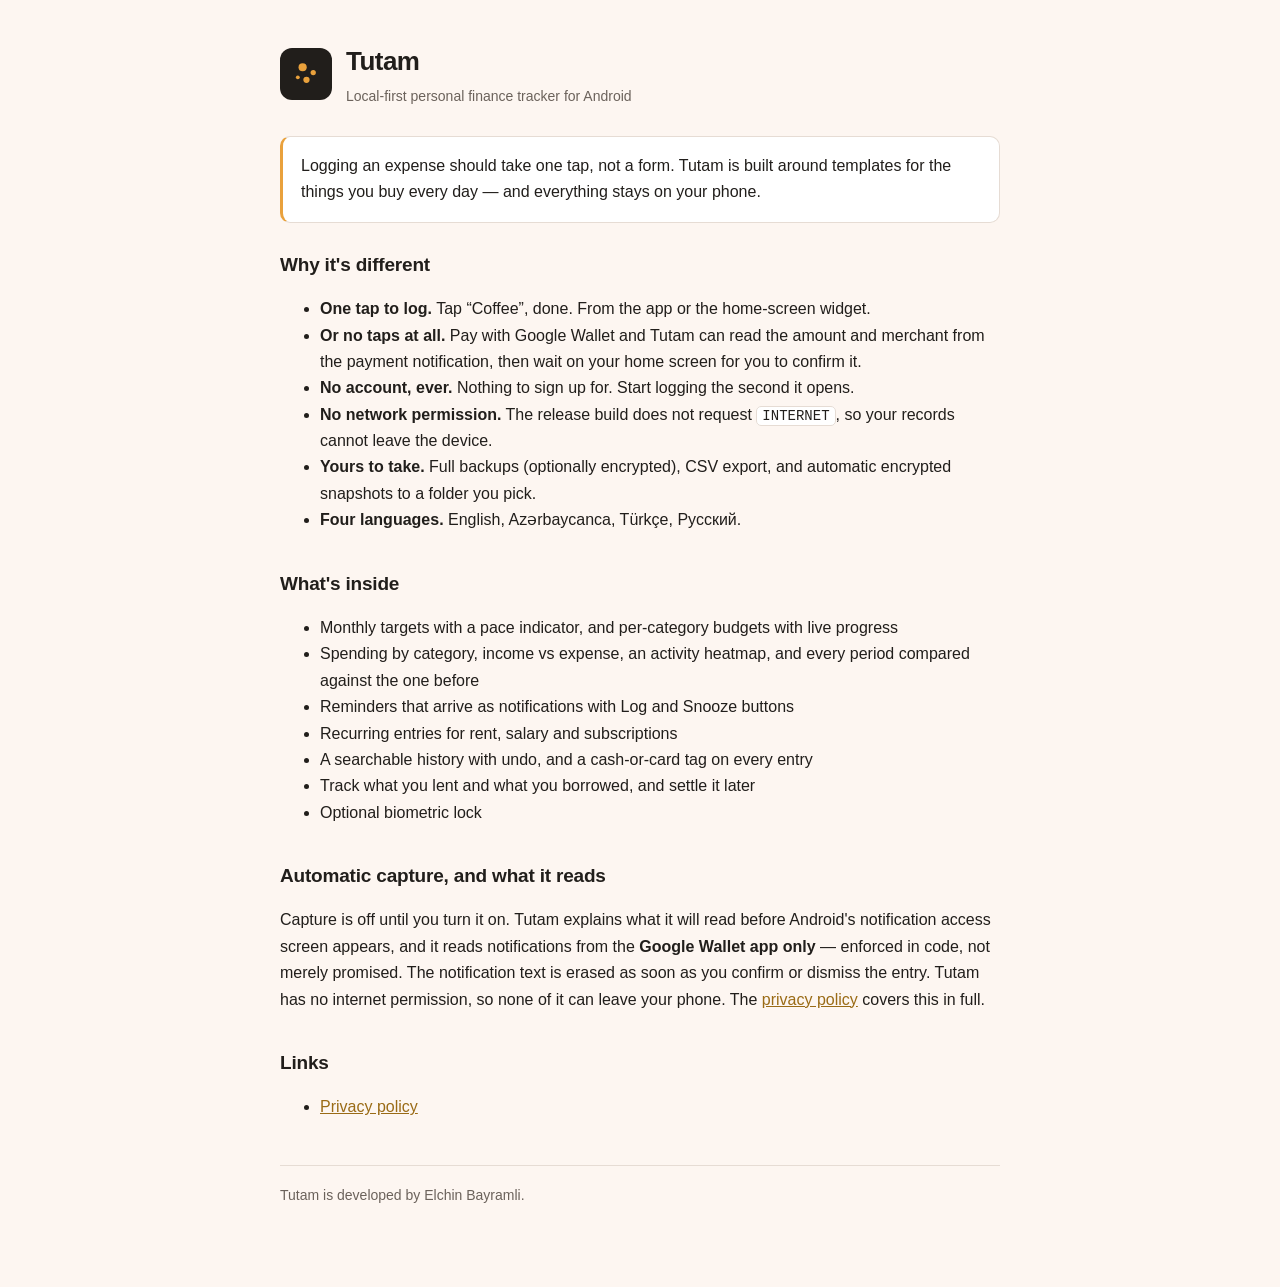
<file: index.html>
<!doctype html>
<html lang="en">
<head>
<meta charset="utf-8">
<meta name="viewport" content="width=device-width, initial-scale=1">
<title>Tutam — local-first finance tracker</title>
<meta name="description" content="Tutam is a local-first personal finance tracker built around one-tap logging. No account, no sync, no network permission.">
<link rel="stylesheet" href="style.css">
</head>
<body>
<div class="wrap">

<header>
  <svg viewBox="0 0 108 108" role="img" aria-label="Tutam">
    <rect width="108" height="108" fill="#211E1B"/>
    <circle cx="47" cy="40" r="8.5" fill="#E9A13C"/>
    <circle cx="69" cy="51" r="5.5" fill="#E9A13C"/>
    <circle cx="55" cy="66" r="6.5" fill="#E9A13C"/>
    <circle cx="37" cy="61" r="4" fill="#E9A13C"/>
  </svg>
  <div>
    <h1>Tutam</h1>
    <p>Local-first personal finance tracker for Android</p>
  </div>
</header>

<p class="lede">Logging an expense should take one tap, not a form. Tutam is built around
templates for the things you buy every day — and everything stays on your phone.</p>

<h2>Why it's different</h2>
<ul>
  <li><strong>One tap to log.</strong> Tap “Coffee”, done. From the app or the home-screen widget.</li>
  <li><strong>Or no taps at all.</strong> Pay with Google Wallet and Tutam can read the amount and merchant from the payment notification, then wait on your home screen for you to confirm it.</li>
  <li><strong>No account, ever.</strong> Nothing to sign up for. Start logging the second it opens.</li>
  <li><strong>No network permission.</strong> The release build does not request <code>INTERNET</code>, so your records cannot leave the device.</li>
  <li><strong>Yours to take.</strong> Full backups (optionally encrypted), CSV export, and automatic encrypted snapshots to a folder you pick.</li>
  <li><strong>Four languages.</strong> English, Azərbaycanca, Türkçe, Русский.</li>
</ul>

<h2>What's inside</h2>
<ul>
  <li>Monthly targets with a pace indicator, and per-category budgets with live progress</li>
  <li>Spending by category, income vs expense, an activity heatmap, and every period compared against the one before</li>
  <li>Reminders that arrive as notifications with Log and Snooze buttons</li>
  <li>Recurring entries for rent, salary and subscriptions</li>
  <li>A searchable history with undo, and a cash-or-card tag on every entry</li>
  <li>Track what you lent and what you borrowed, and settle it later</li>
  <li>Optional biometric lock</li>
</ul>

<h2>Automatic capture, and what it reads</h2>
<p>Capture is off until you turn it on. Tutam explains what it will read before Android's
notification access screen appears, and it reads notifications from the <strong>Google Wallet
app only</strong> — enforced in code, not merely promised. The notification text is erased as
soon as you confirm or dismiss the entry. Tutam has no internet permission, so none of it can
leave your phone. The <a href="privacy/">privacy policy</a> covers this in full.</p>

<h2>Links</h2>
<ul>
  <li><a href="privacy/">Privacy policy</a></li>
</ul>

<footer>Tutam is developed by Elchin Bayramli.</footer>

</div>
</body>
</html>
</file>
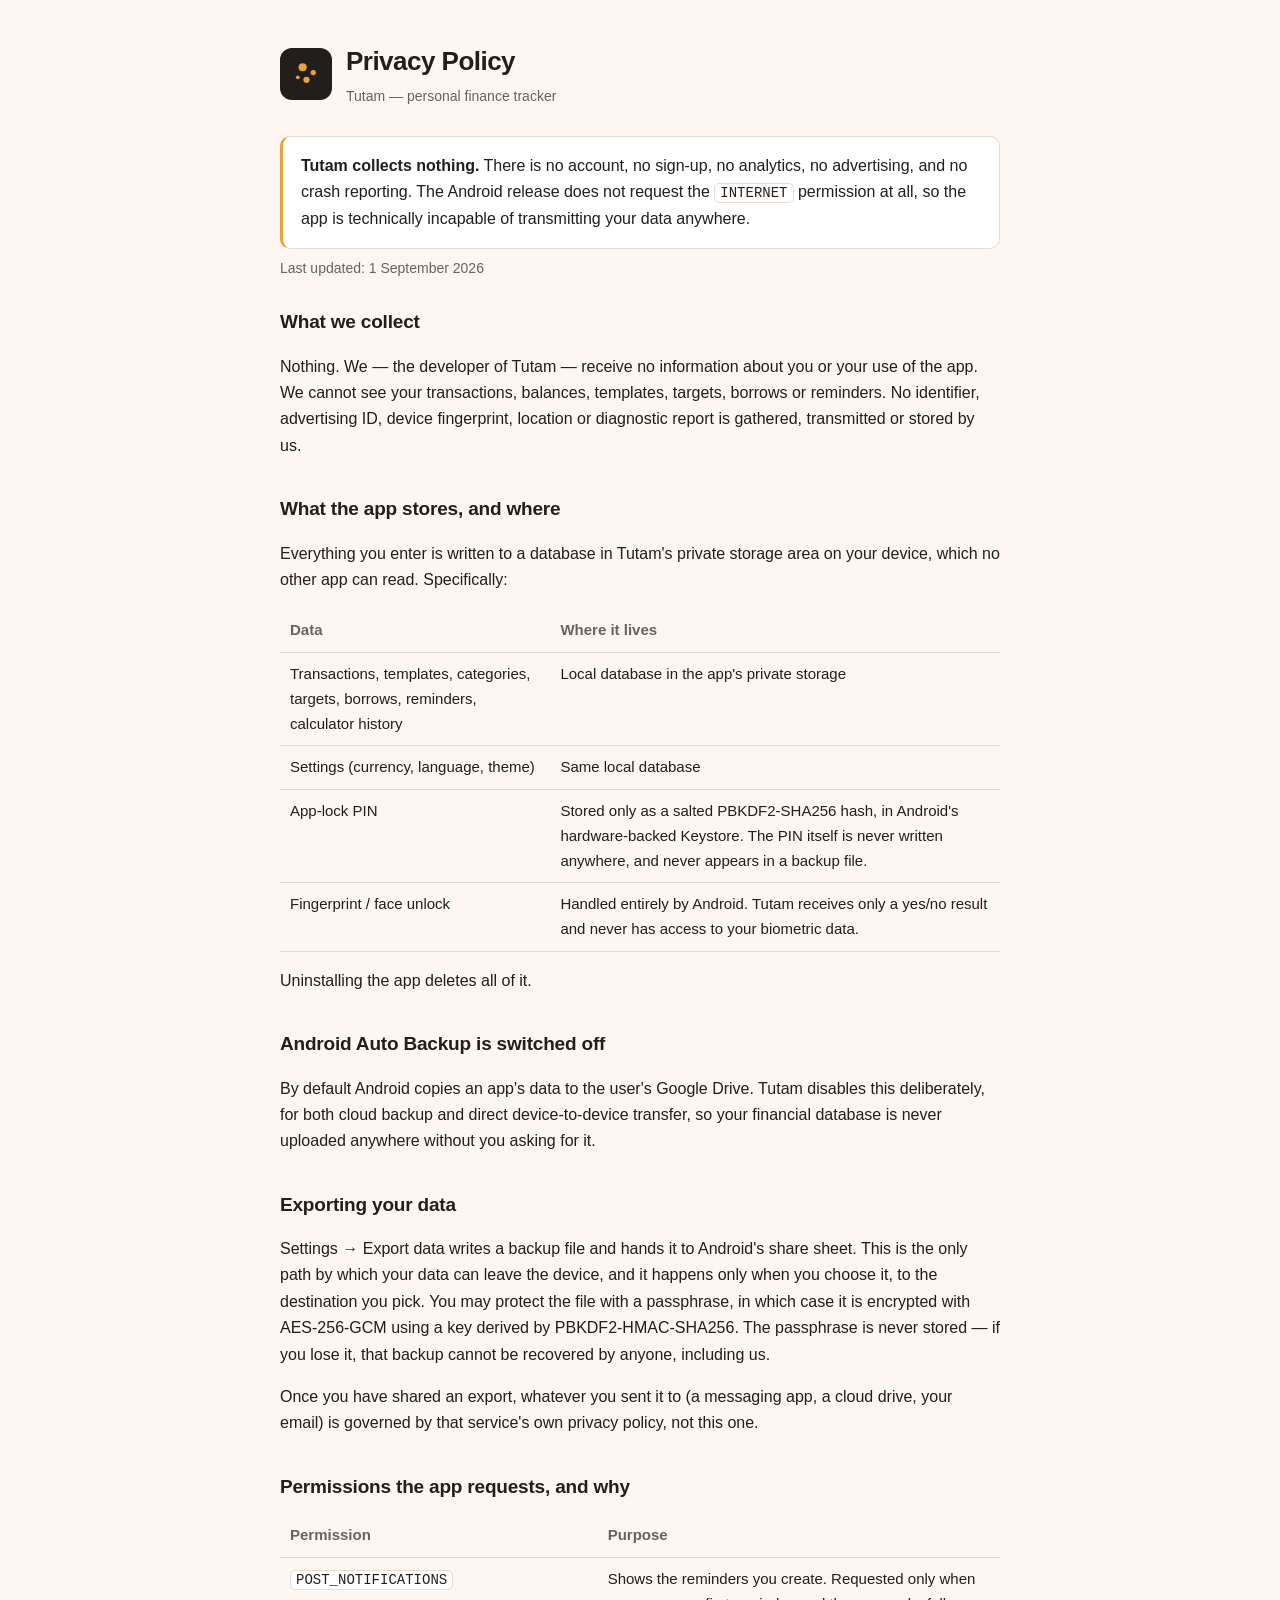
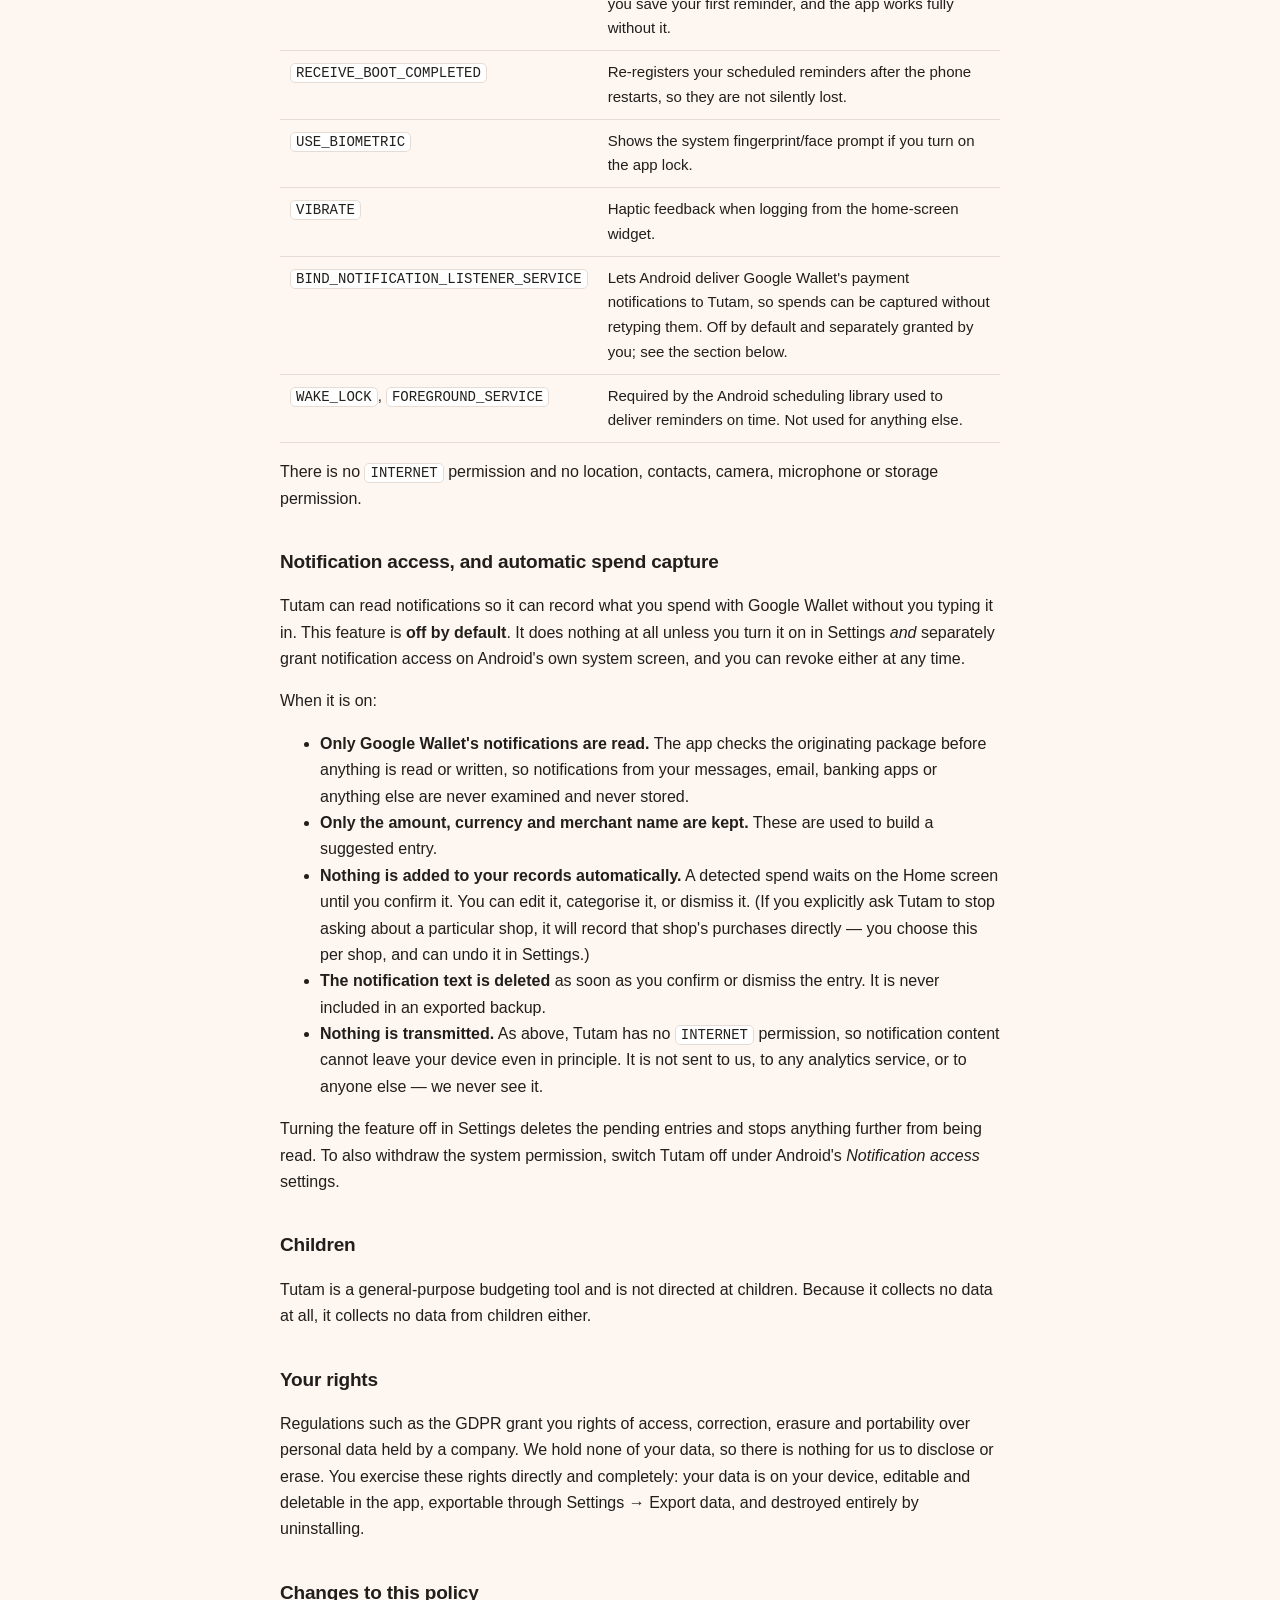
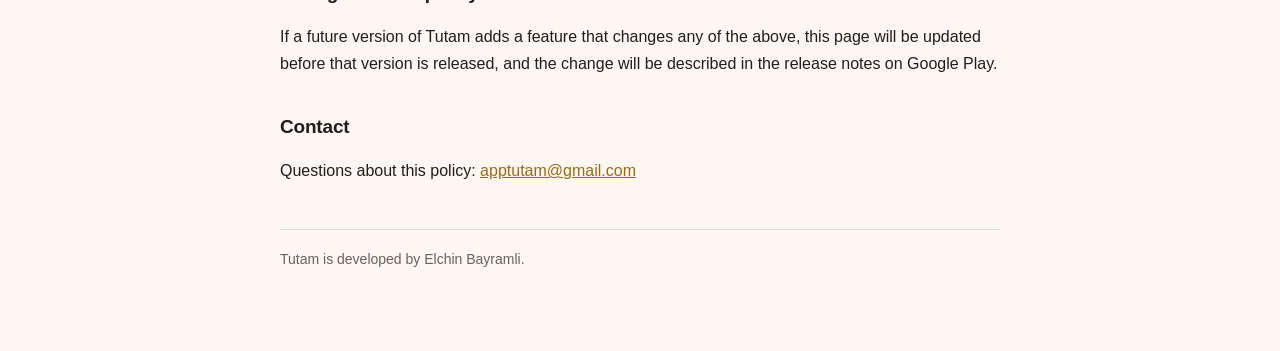
<file: privacy/index.html>
<!doctype html>
<html lang="en">
<head>
<meta charset="utf-8">
<meta name="viewport" content="width=device-width, initial-scale=1">
<title>Privacy Policy — Tutam</title>
<meta name="description" content="Tutam collects no data. It has no account, no analytics, and no network permission — your financial records never leave your phone.">
<link rel="stylesheet" href="../style.css">
</head>
<body>
<div class="wrap">

<header>
  <svg viewBox="0 0 108 108" role="img" aria-label="Tutam">
    <rect width="108" height="108" fill="#211E1B"/>
    <circle cx="47" cy="40" r="8.5" fill="#E9A13C"/>
    <circle cx="69" cy="51" r="5.5" fill="#E9A13C"/>
    <circle cx="55" cy="66" r="6.5" fill="#E9A13C"/>
    <circle cx="37" cy="61" r="4" fill="#E9A13C"/>
  </svg>
  <div>
    <h1>Privacy Policy</h1>
    <p>Tutam — personal finance tracker</p>
  </div>
</header>

<p class="lede"><strong>Tutam collects nothing.</strong> There is no account, no sign-up,
no analytics, no advertising, and no crash reporting. The Android release does not
request the <code>INTERNET</code> permission at all, so the app is technically incapable
of transmitting your data anywhere.</p>

<p class="updated">Last updated: 1 September 2026</p>

<h2>What we collect</h2>
<p>Nothing. We — the developer of Tutam — receive no information about you or your use
of the app. We cannot see your transactions, balances, templates, targets, borrows or
reminders. No identifier, advertising ID, device fingerprint, location or diagnostic
report is gathered, transmitted or stored by us.</p>

<h2>What the app stores, and where</h2>
<p>Everything you enter is written to a database in Tutam's private storage area on your
device, which no other app can read. Specifically:</p>
<table>
  <tr><th>Data</th><th>Where it lives</th></tr>
  <tr><td>Transactions, templates, categories, targets, borrows, reminders, calculator history</td><td>Local database in the app's private storage</td></tr>
  <tr><td>Settings (currency, language, theme)</td><td>Same local database</td></tr>
  <tr><td>App-lock PIN</td><td>Stored only as a salted PBKDF2-SHA256 hash, in Android's hardware-backed Keystore. The PIN itself is never written anywhere, and never appears in a backup file.</td></tr>
  <tr><td>Fingerprint / face unlock</td><td>Handled entirely by Android. Tutam receives only a yes/no result and never has access to your biometric data.</td></tr>
</table>
<p>Uninstalling the app deletes all of it.</p>

<h2>Android Auto Backup is switched off</h2>
<p>By default Android copies an app's data to the user's Google Drive. Tutam disables this
deliberately, for both cloud backup and direct device-to-device transfer, so your financial
database is never uploaded anywhere without you asking for it.</p>

<h2>Exporting your data</h2>
<p>Settings → Export data writes a backup file and hands it to Android's share sheet. This
is the only path by which your data can leave the device, and it happens only when you
choose it, to the destination you pick. You may protect the file with a passphrase, in
which case it is encrypted with AES-256-GCM using a key derived by PBKDF2-HMAC-SHA256.
The passphrase is never stored — if you lose it, that backup cannot be recovered by anyone,
including us.</p>
<p>Once you have shared an export, whatever you sent it to (a messaging app, a cloud drive,
your email) is governed by that service's own privacy policy, not this one.</p>

<h2>Permissions the app requests, and why</h2>
<table>
  <tr><th>Permission</th><th>Purpose</th></tr>
  <tr><td><code>POST_NOTIFICATIONS</code></td><td>Shows the reminders you create. Requested only when you save your first reminder, and the app works fully without it.</td></tr>
  <tr><td><code>RECEIVE_BOOT_COMPLETED</code></td><td>Re-registers your scheduled reminders after the phone restarts, so they are not silently lost.</td></tr>
  <tr><td><code>USE_BIOMETRIC</code></td><td>Shows the system fingerprint/face prompt if you turn on the app lock.</td></tr>
  <tr><td><code>VIBRATE</code></td><td>Haptic feedback when logging from the home-screen widget.</td></tr>
  <tr><td><code>BIND_NOTIFICATION_LISTENER_SERVICE</code></td><td>Lets Android deliver Google Wallet's payment notifications to Tutam, so spends can be captured without retyping them. Off by default and separately granted by you; see the section below.</td></tr>
  <tr><td><code>WAKE_LOCK</code>, <code>FOREGROUND_SERVICE</code></td><td>Required by the Android scheduling library used to deliver reminders on time. Not used for anything else.</td></tr>
</table>
<p>There is no <code>INTERNET</code> permission and no location, contacts, camera,
microphone or storage permission.</p>

<h2>Notification access, and automatic spend capture</h2>
<p>Tutam can read notifications so it can record what you spend with Google Wallet without
you typing it in. This feature is <strong>off by default</strong>. It does nothing at all
unless you turn it on in Settings <em>and</em> separately grant notification access on
Android's own system screen, and you can revoke either at any time.</p>
<p>When it is on:</p>
<ul>
  <li><strong>Only Google Wallet's notifications are read.</strong> The app checks the
  originating package before anything is read or written, so notifications from your
  messages, email, banking apps or anything else are never examined and never stored.</li>
  <li><strong>Only the amount, currency and merchant name are kept.</strong> These are used
  to build a suggested entry.</li>
  <li><strong>Nothing is added to your records automatically.</strong> A detected spend
  waits on the Home screen until you confirm it. You can edit it, categorise it, or dismiss
  it. (If you explicitly ask Tutam to stop asking about a particular shop, it will record
  that shop's purchases directly — you choose this per shop, and can undo it in Settings.)</li>
  <li><strong>The notification text is deleted</strong> as soon as you confirm or dismiss
  the entry. It is never included in an exported backup.</li>
  <li><strong>Nothing is transmitted.</strong> As above, Tutam has no
  <code>INTERNET</code> permission, so notification content cannot leave your device even
  in principle. It is not sent to us, to any analytics service, or to anyone else — we
  never see it.</li>
</ul>
<p>Turning the feature off in Settings deletes the pending entries and stops anything
further from being read. To also withdraw the system permission, switch Tutam off under
Android's <em>Notification access</em> settings.</p>

<h2>Children</h2>
<p>Tutam is a general-purpose budgeting tool and is not directed at children. Because it
collects no data at all, it collects no data from children either.</p>

<h2>Your rights</h2>
<p>Regulations such as the GDPR grant you rights of access, correction, erasure and
portability over personal data held by a company. We hold none of your data, so there is
nothing for us to disclose or erase. You exercise these rights directly and completely:
your data is on your device, editable and deletable in the app, exportable through
Settings → Export data, and destroyed entirely by uninstalling.</p>

<h2>Changes to this policy</h2>
<p>If a future version of Tutam adds a feature that changes any of the above, this page
will be updated before that version is released, and the change will be described in the
release notes on Google Play.</p>

<h2>Contact</h2>
<p>Questions about this policy: <a href="mailto:apptutam@gmail.com">apptutam@gmail.com</a></p>

<footer>
  Tutam is developed by Elchin Bayramli.
</footer>

</div>
</body>
</html>
</file>
<file: style.css>
/* Shared styling for the Tutam GitHub Pages site. Brand tokens mirror
   android/app/src/main/res/values/colors.xml and lib/core/theme/app_theme.dart —
   ink ground, saffron accent. Light and dark are both defined so the page
   follows the reader's system setting. */
:root {
  color-scheme: light dark;
  --ink: #211e1b;
  --saffron: #e9a13c;
  --bg: #fdf6f1;
  --surface: #ffffff;
  --text: #211e1b;
  --muted: #6b625b;
  --rule: #e6dcd4;
}
@media (prefers-color-scheme: dark) {
  :root {
    --bg: #171512;
    --surface: #211e1b;
    --text: #f3ece6;
    --muted: #a9a09a;
    --rule: #34302b;
  }
}
* { box-sizing: border-box; }
body {
  margin: 0;
  padding: 0 20px 80px;
  background: var(--bg);
  color: var(--text);
  font: 16px/1.65 -apple-system, BlinkMacSystemFont, "Segoe UI", Roboto, Helvetica, Arial, sans-serif;
  -webkit-text-size-adjust: 100%;
}
.wrap { max-width: 720px; margin: 0 auto; }
header { display: flex; align-items: center; gap: 14px; padding: 40px 0 28px; }
header svg { width: 52px; height: 52px; border-radius: 12px; flex: none; }
header h1 { margin: 0; font-size: 26px; letter-spacing: -0.02em; }
header p { margin: 2px 0 0; color: var(--muted); font-size: 14px; }
h2 { margin: 34px 0 10px; font-size: 19px; letter-spacing: -0.01em; }
h2:first-of-type { margin-top: 26px; }
p, li { color: var(--text); }
a { color: #9a6b16; }
@media (prefers-color-scheme: dark) { a { color: var(--saffron); } }
.lede {
  background: var(--surface);
  border: 1px solid var(--rule);
  border-left: 3px solid var(--saffron);
  border-radius: 10px;
  padding: 16px 18px;
  margin: 0 0 8px;
}
.updated { color: var(--muted); font-size: 14px; margin: 0 0 26px; }
table { border-collapse: collapse; width: 100%; margin: 12px 0; font-size: 15px; }
th, td { text-align: left; padding: 9px 10px; border-bottom: 1px solid var(--rule); vertical-align: top; }
th { color: var(--muted); font-weight: 600; }
code { background: var(--surface); border: 1px solid var(--rule); border-radius: 5px; padding: 1px 5px; font-size: 14px; }
footer { margin-top: 44px; padding-top: 18px; border-top: 1px solid var(--rule); color: var(--muted); font-size: 14px; }
</file>
